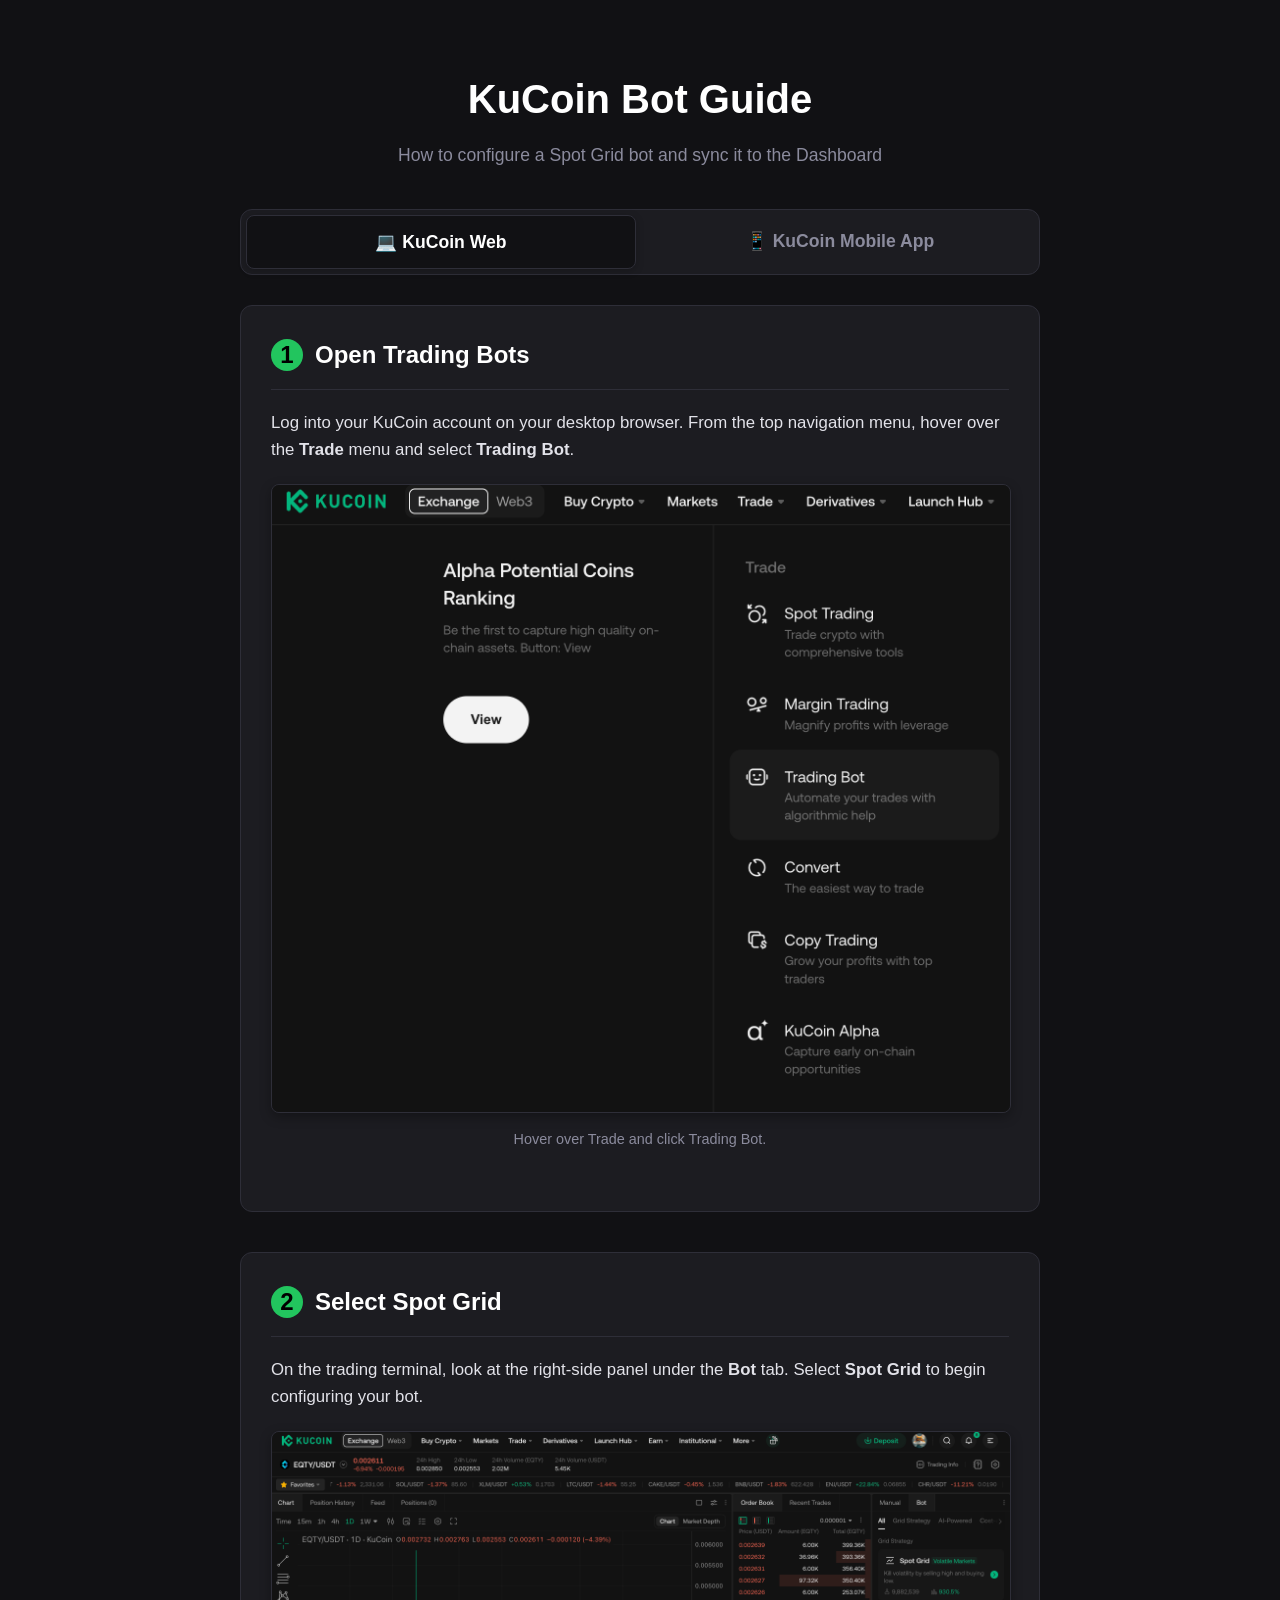
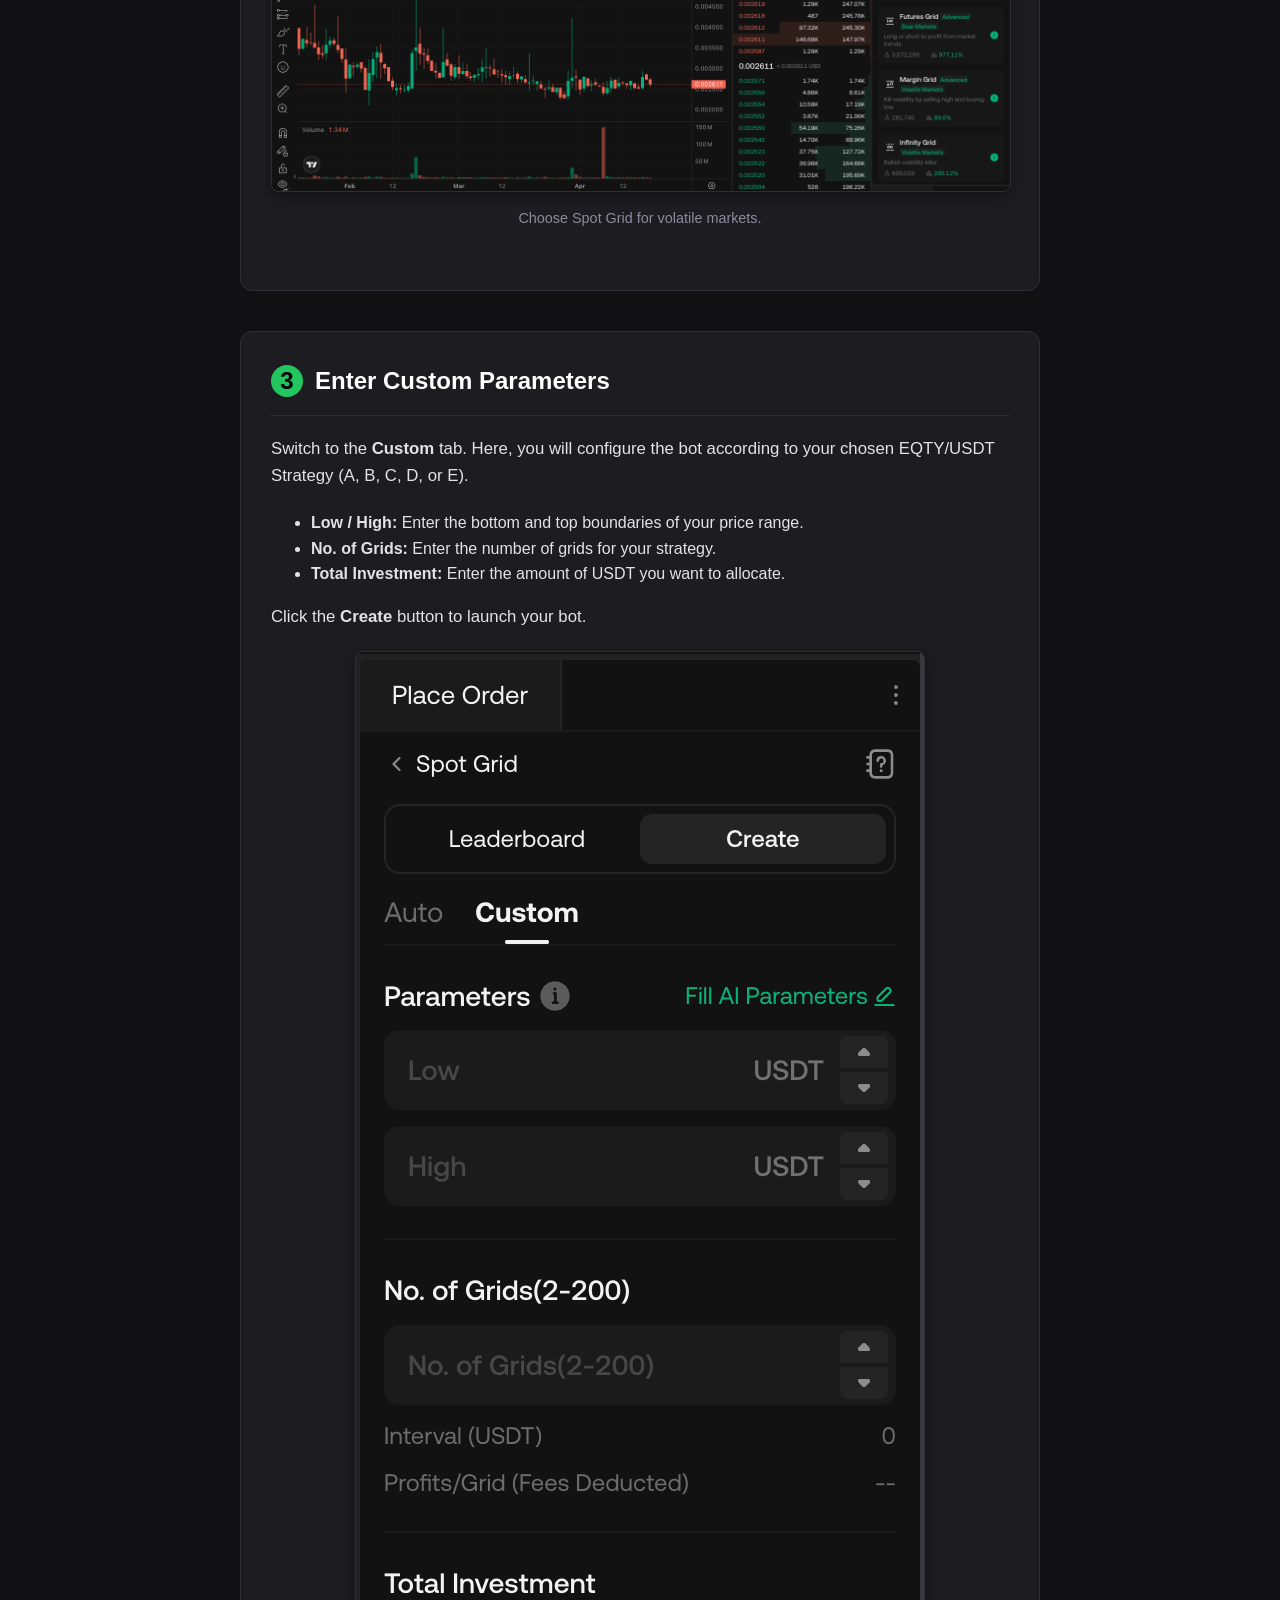
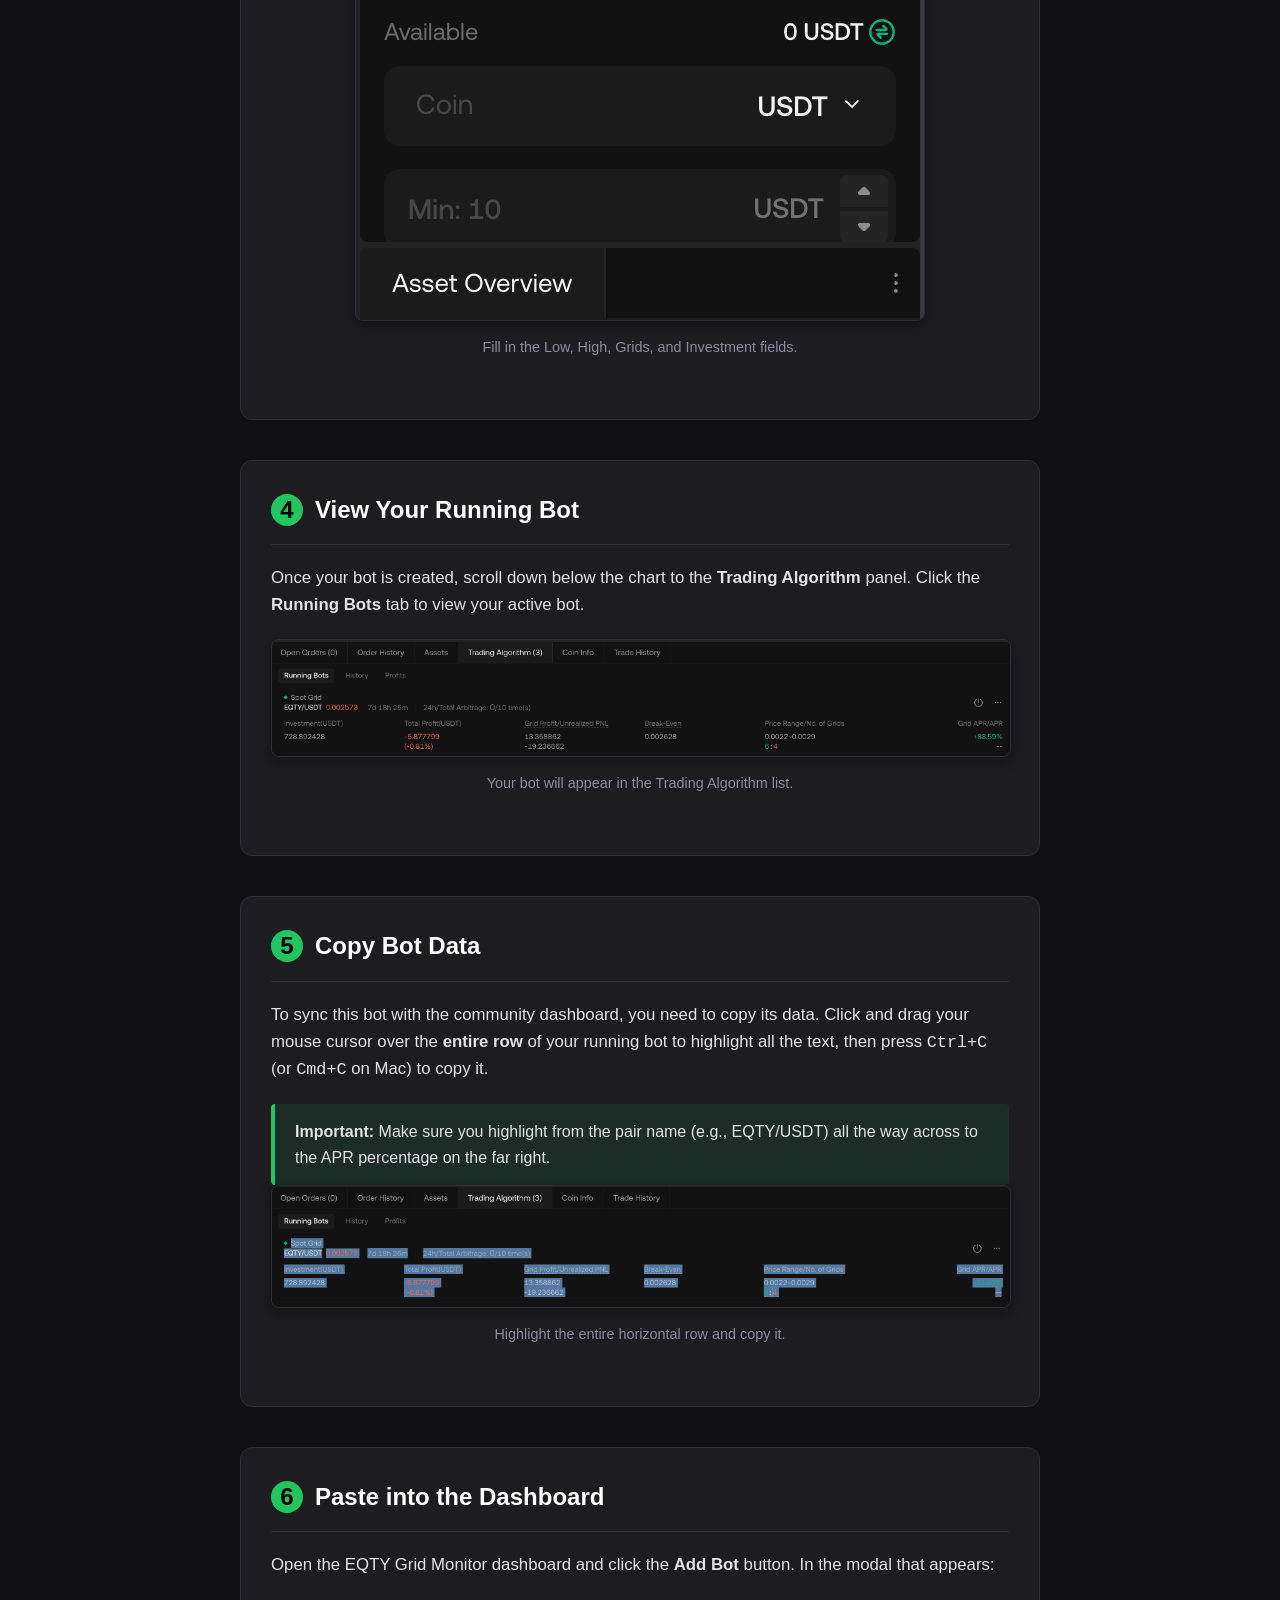
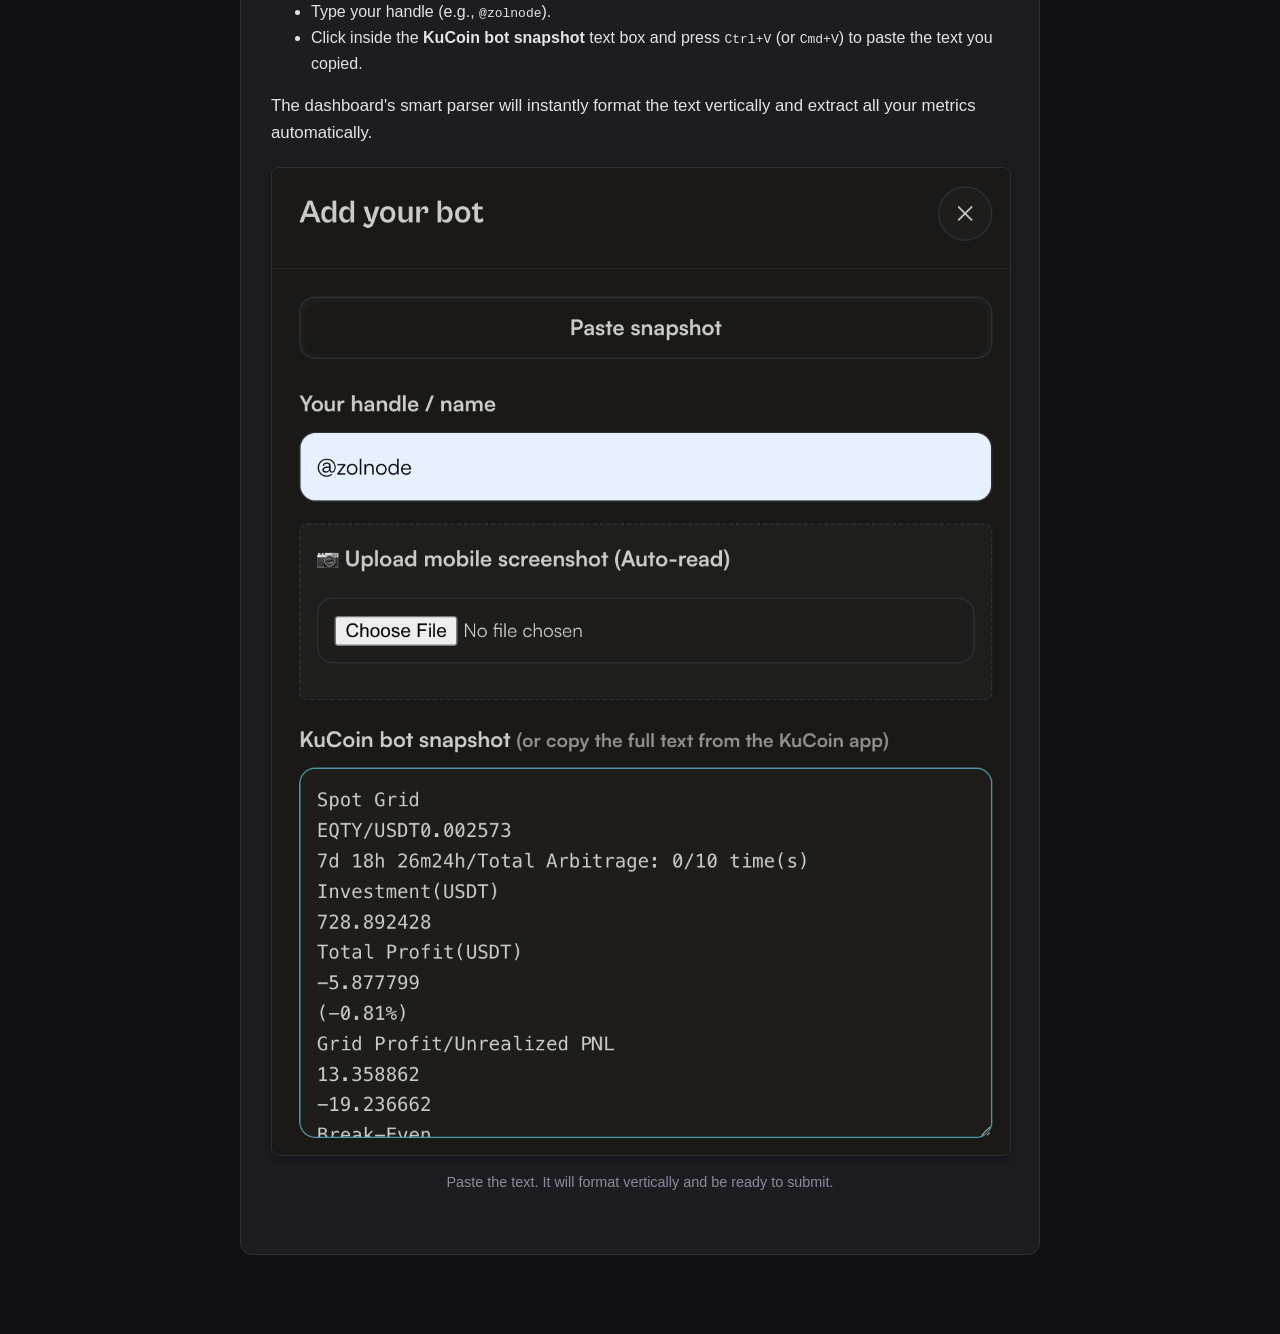
<file: docs/guide.html>
<!DOCTYPE html>
<html lang="en">
<head>
  <meta charset="UTF-8">
  <meta name="viewport" content="width=device-width, initial-scale=1.0">
  <title>How to Configure & Sync KuCoin Bots</title>
  <link rel="icon" type="image/svg+xml" href="../favicon.svg">
  <style>
    :root {
      --bg: #111114;
      --card-bg: #1c1c21;
      --text: #e2e2e9;
      --muted: #8b8b9d;
      --accent: #22c55e;
      --border: #2e2e38;
    }
    body {
      font-family: -apple-system, BlinkMacSystemFont, "Segoe UI", Roboto, Helvetica, Arial, sans-serif;
      background: var(--bg);
      color: var(--text);
      line-height: 1.6;
      max-width: 800px;
      margin: 0 auto;
      padding: 40px 20px;
    }
    h1, h2, h3 {
      font-weight: 600;
      color: #fff;
    }
    h1 {
      font-size: 2.5rem;
      margin-bottom: 10px;
      text-align: center;
    }
    .subtitle {
      text-align: center;
      color: var(--muted);
      margin-bottom: 40px;
      font-size: 1.1rem;
    }
    /* Tabs */
    .tabs-container {
      display: flex;
      flex-direction: column;
    }
    .tabs-header {
      display: flex;
      gap: 10px;
      margin-bottom: 30px;
      background: var(--card-bg);
      padding: 5px;
      border-radius: 12px;
      border: 1px solid var(--border);
    }
    .tab-button {
      flex: 1;
      text-align: center;
      padding: 12px 20px;
      border-radius: 8px;
      cursor: pointer;
      font-weight: 600;
      font-size: 1.1rem;
      color: var(--muted);
      transition: all 0.2s ease;
    }
    .tab-button.active {
      background: var(--bg);
      color: #fff;
      box-shadow: 0 2px 8px rgba(0,0,0,0.2);
      border: 1px solid var(--border);
    }
    .tab-button:hover:not(.active) {
      color: #fff;
      background: rgba(255, 255, 255, 0.05);
    }
    .tab-content {
      display: none;
      animation: fadeIn 0.3s ease;
    }
    .tab-content.active {
      display: block;
    }
    @keyframes fadeIn {
      from { opacity: 0; transform: translateY(5px); }
      to { opacity: 1; transform: translateY(0); }
    }
    /* Steps */
    .step {
      background: var(--card-bg);
      border: 1px solid var(--border);
      border-radius: 12px;
      padding: 30px;
      margin-bottom: 40px;
    }
    .step-number {
      display: inline-block;
      background: var(--accent);
      color: #000;
      font-weight: 700;
      width: 32px;
      height: 32px;
      line-height: 32px;
      text-align: center;
      border-radius: 50%;
      margin-right: 12px;
    }
    .step h2 {
      margin-top: 0;
      display: flex;
      align-items: center;
      font-size: 1.5rem;
      border-bottom: 1px solid var(--border);
      padding-bottom: 15px;
      margin-bottom: 20px;
    }
    p {
      margin-bottom: 20px;
      font-size: 1.05rem;
    }
    img {
      max-width: 100%;
      height: auto;
      border-radius: 8px;
      border: 1px solid var(--border);
      box-shadow: 0 4px 12px rgba(0,0,0,0.3);
      display: block;
      margin: 0 auto 15px auto;
    }
    .img-mobile {
      max-width: 320px; /* Constrain mobile screenshots */
    }
    .img-caption {
      text-align: center;
      color: var(--muted);
      font-size: 0.9rem;
      margin-bottom: 30px;
    }
    .note {
      background: rgba(34, 197, 94, 0.1);
      border-left: 4px solid var(--accent);
      padding: 15px 20px;
      border-radius: 4px;
      margin-top: 20px;
    }
  </style>
</head>
<body>

  <h1>KuCoin Bot Guide</h1>
  <div class="subtitle">How to configure a Spot Grid bot and sync it to the Dashboard</div>

  <div class="tabs-container">
    <div class="tabs-header">
      <div class="tab-button active" onclick="openTab('web')">💻 KuCoin Web</div>
      <div class="tab-button" onclick="openTab('mobile')">📱 KuCoin Mobile App</div>
    </div>

    <!-- WEB TAB -->
    <div id="web" class="tab-content active">
      <div class="step">
        <h2><span class="step-number">1</span> Open Trading Bots</h2>
        <p>Log into your KuCoin account on your desktop browser. From the top navigation menu, hover over the <strong>Trade</strong> menu and select <strong>Trading Bot</strong>.</p>
        <img src="1.png" alt="KuCoin Trade Menu">
        <div class="img-caption">Hover over Trade and click Trading Bot.</div>
      </div>

      <div class="step">
        <h2><span class="step-number">2</span> Select Spot Grid</h2>
        <p>On the trading terminal, look at the right-side panel under the <strong>Bot</strong> tab. Select <strong>Spot Grid</strong> to begin configuring your bot.</p>
        <img src="2.png" alt="Spot Grid Selection">
        <div class="img-caption">Choose Spot Grid for volatile markets.</div>
      </div>

      <div class="step">
        <h2><span class="step-number">3</span> Enter Custom Parameters</h2>
        <p>Switch to the <strong>Custom</strong> tab. Here, you will configure the bot according to your chosen EQTY/USDT Strategy (A, B, C, D, or E).</p>
        <ul>
          <li><strong>Low / High:</strong> Enter the bottom and top boundaries of your price range.</li>
          <li><strong>No. of Grids:</strong> Enter the number of grids for your strategy.</li>
          <li><strong>Total Investment:</strong> Enter the amount of USDT you want to allocate.</li>
        </ul>
        <p>Click the <strong>Create</strong> button to launch your bot.</p>
        <img src="3.png" alt="Bot Parameters">
        <div class="img-caption">Fill in the Low, High, Grids, and Investment fields.</div>
      </div>

      <div class="step">
        <h2><span class="step-number">4</span> View Your Running Bot</h2>
        <p>Once your bot is created, scroll down below the chart to the <strong>Trading Algorithm</strong> panel. Click the <strong>Running Bots</strong> tab to view your active bot.</p>
        <img src="4.png" alt="Running Bots Tab">
        <div class="img-caption">Your bot will appear in the Trading Algorithm list.</div>
      </div>

      <div class="step">
        <h2><span class="step-number">5</span> Copy Bot Data</h2>
        <p>To sync this bot with the community dashboard, you need to copy its data. Click and drag your mouse cursor over the <strong>entire row</strong> of your running bot to highlight all the text, then press <code>Ctrl+C</code> (or <code>Cmd+C</code> on Mac) to copy it.</p>
        <div class="note"><strong>Important:</strong> Make sure you highlight from the pair name (e.g., EQTY/USDT) all the way across to the APR percentage on the far right.</div>
        <img src="5.png" alt="Copying Bot Text">
        <div class="img-caption">Highlight the entire horizontal row and copy it.</div>
      </div>

      <div class="step">
        <h2><span class="step-number">6</span> Paste into the Dashboard</h2>
        <p>Open the EQTY Grid Monitor dashboard and click the <strong>Add Bot</strong> button. In the modal that appears:</p>
        <ul>
          <li>Type your handle (e.g., <code>@zolnode</code>).</li>
          <li>Click inside the <strong>KuCoin bot snapshot</strong> text box and press <code>Ctrl+V</code> (or <code>Cmd+V</code>) to paste the text you copied.</li>
        </ul>
        <p>The dashboard's smart parser will instantly format the text vertically and extract all your metrics automatically.</p>
        <img src="6.png" alt="Pasting into Dashboard">
        <div class="img-caption">Paste the text. It will format vertically and be ready to submit.</div>
      </div>
    </div>

    <!-- MOBILE TAB -->
    <div id="mobile" class="tab-content">
      <div class="step">
        <h2><span class="step-number">1</span> Open Trading Bots</h2>
        <p>Launch the KuCoin app on your phone. From the home screen, tap the <strong>Trading Bot</strong> icon in the main menu grid.</p>
        <img src="m1.PNG" alt="KuCoin Home Screen" class="img-mobile">
        <div class="img-caption">Tap the Trading Bot icon on the home screen.</div>
      </div>

      <div class="step">
        <h2><span class="step-number">2</span> Select Spot Grid</h2>
        <p>In the Trading Bot menu, you will see a list of popular bots. Tap on <strong>Spot Grid</strong> to start creating your bot.</p>
        <img src="m2.PNG" alt="Trading Bot Menu" class="img-mobile">
        <div class="img-caption">Select Spot Grid at the top or in the list.</div>
      </div>

      <div class="step">
        <h2><span class="step-number">3</span> Enter Custom Parameters</h2>
        <p>On the Spot Grid configuration screen, select the <strong>Custom</strong> tab instead of Auto. Enter the parameters according to your chosen strategy (A, B, C, D, or E).</p>
        <ul>
          <li><strong>Price Range:</strong> Enter the bottom and top bounds.</li>
          <li><strong>No. of Grids:</strong> Set your total grid count.</li>
          <li><strong>Investment:</strong> Enter the amount of USDT to use.</li>
        </ul>
        <p>Tap the <strong>Create</strong> button at the bottom of the screen.</p>
        <img src="m4.PNG" alt="Spot Grid Parameters" class="img-mobile">
        <div class="img-caption">Fill in the Price Range, Grids, and Investment fields under the Custom tab.</div>
      </div>

      <div class="step">
        <h2><span class="step-number">4</span> View Running Bots</h2>
        <p>Once created, navigate to the <strong>Running Bots</strong> tab. Tap on your active EQTY/USDT bot to see its detailed performance, including your Grid Profit, Total Profit, and Break-Even point.</p>
        <img src="m5.PNG" alt="Running Bots List" class="img-mobile">
        <div class="img-caption">Tap your running bot to view its full details.</div>
      </div>

      <div class="step">
        <h2><span class="step-number">5</span> Take a Screenshot & Upload</h2>
        <p>To sync your bot to the dashboard, simply <strong>take a screenshot</strong> of the running bot details screen (the same screen shown in Step 4).</p>
        <p>Then, open the EQTY Grid Monitor dashboard, click <strong>Add Bot</strong>, type your handle, and click the <strong>Upload mobile screenshot</strong> button. The dashboard will automatically read the screenshot and extract your stats!</p>
        <div class="note"><strong>Tip:</strong> Make sure the entire bot card is visible in your screenshot, especially the numbers!</div>
      </div>
    </div>

  </div>

  <script>
    function openTab(tabId) {
      // Hide all tabs
      document.querySelectorAll('.tab-content').forEach(el => {
        el.classList.remove('active');
      });
      // Deactivate all buttons
      document.querySelectorAll('.tab-button').forEach(el => {
        el.classList.remove('active');
      });
      // Activate clicked tab
      document.getElementById(tabId).classList.add('active');
      event.currentTarget.classList.add('active');
    }
  </script>
</body>
</html>
</file>
